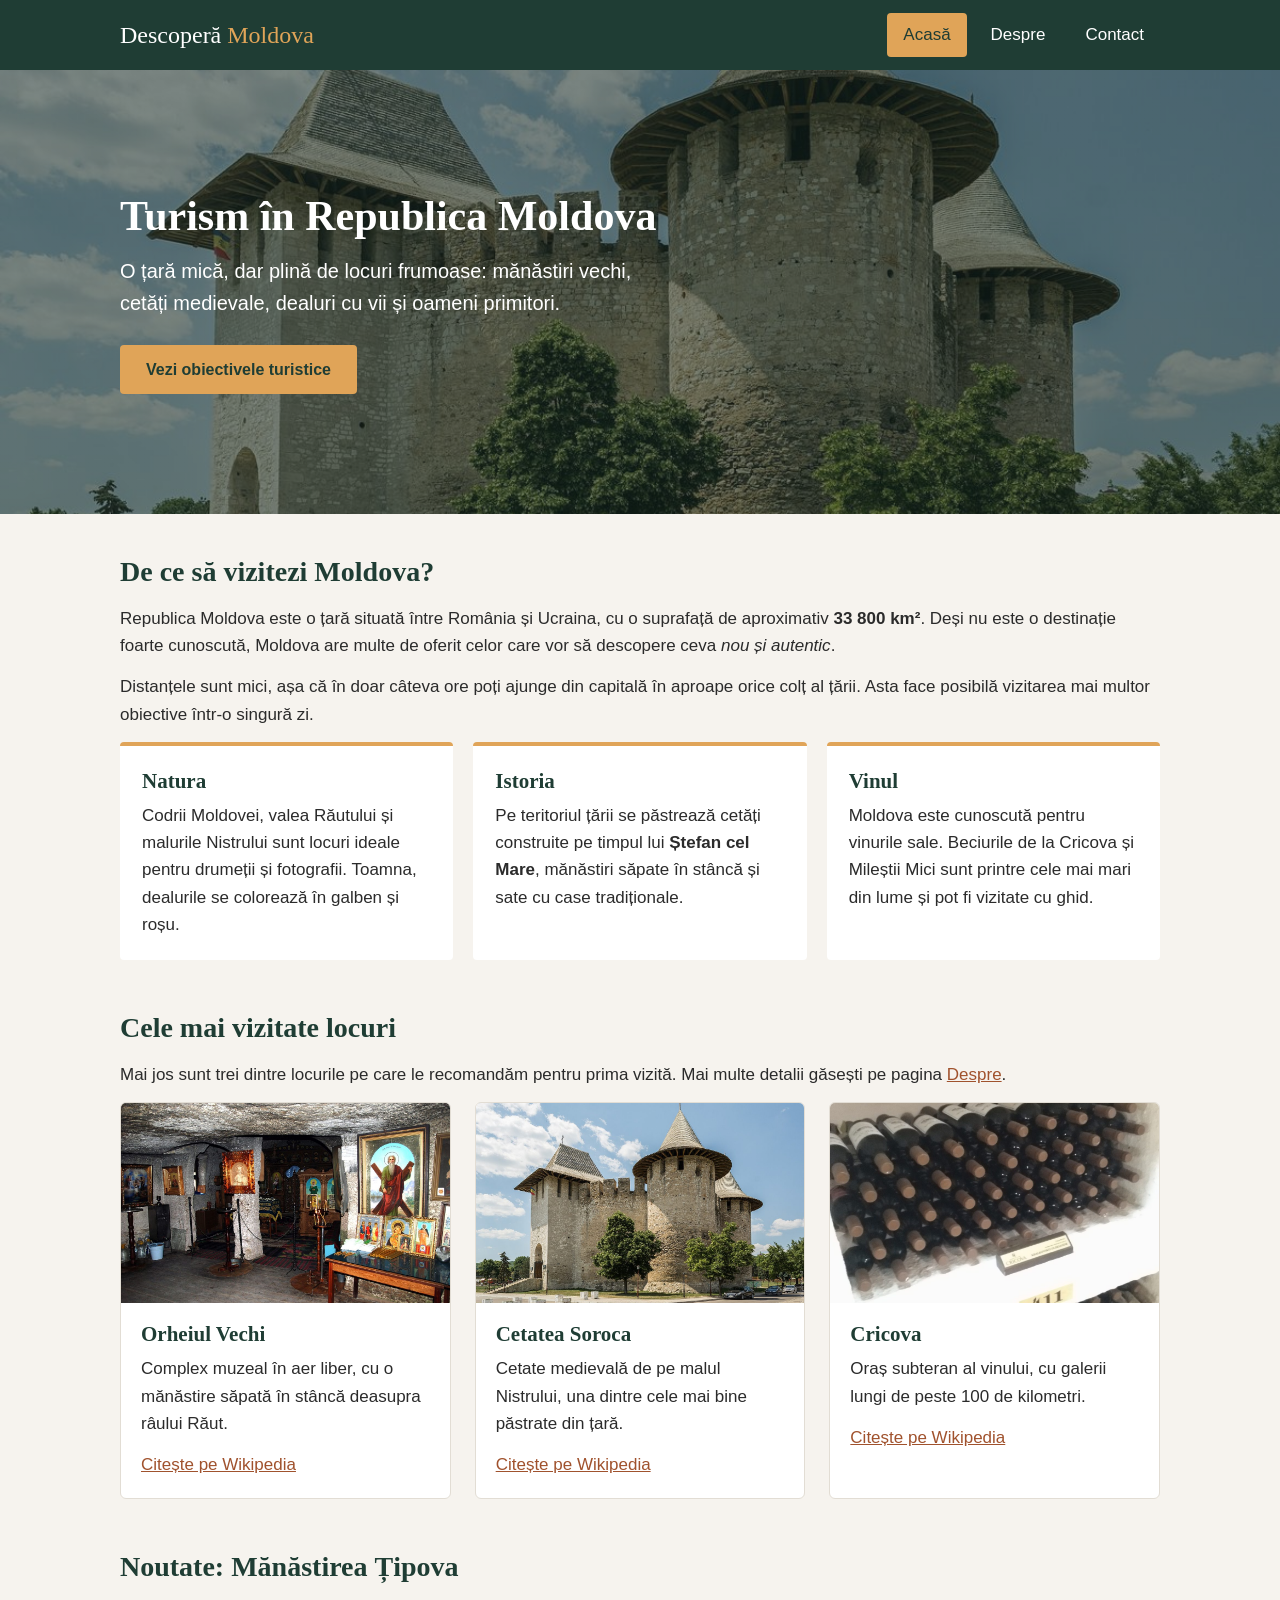
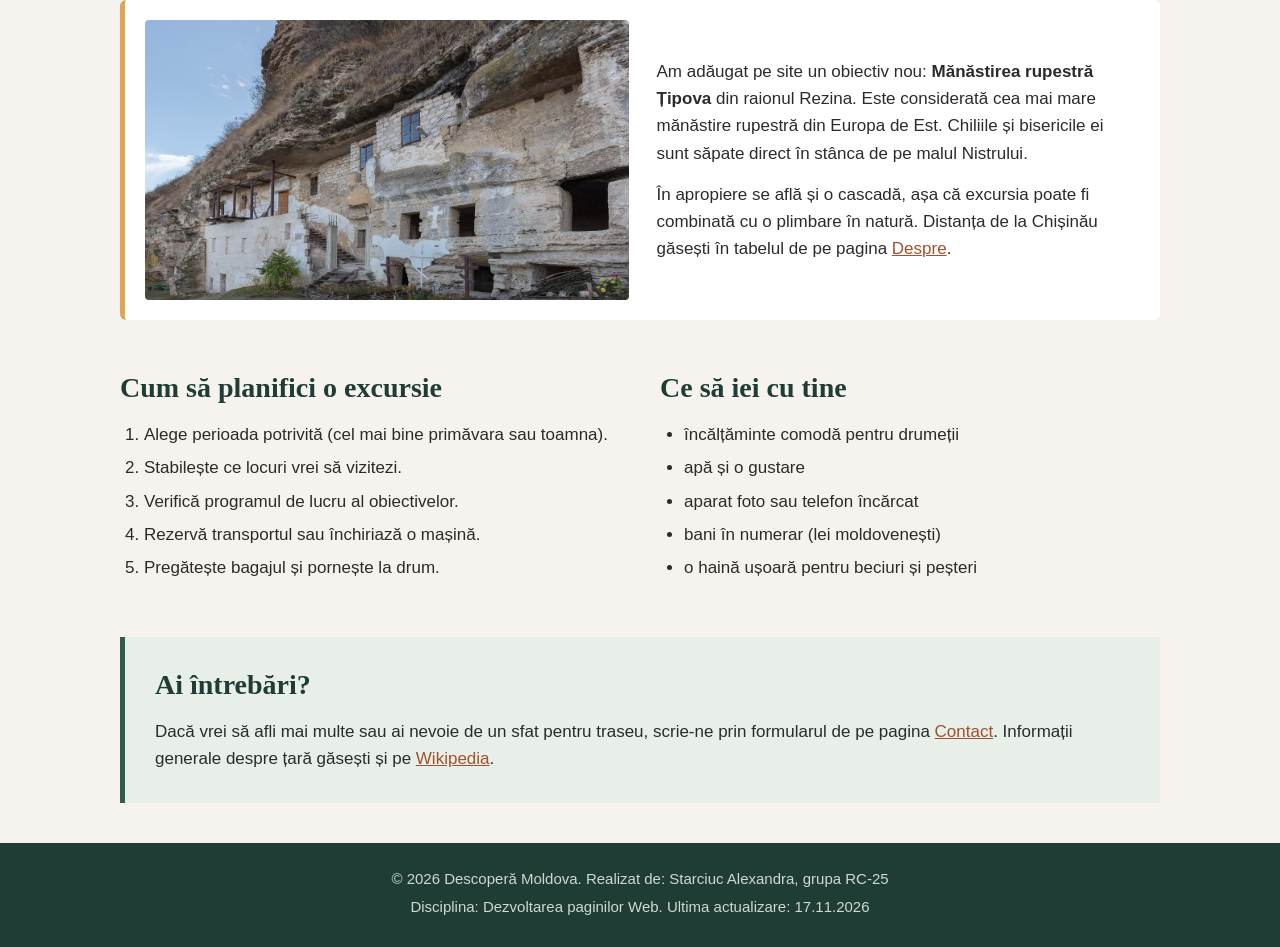
<file: index.html>
<!DOCTYPE html>
<html lang="ro">
<head>
    <meta charset="UTF-8">
    <meta name="viewport" content="width=device-width, initial-scale=1.0">
    <meta name="description" content="Mini-site despre turismul în Republica Moldova">
    <title>Descoperă Moldova - Acasă</title>
    <link rel="icon" type="image/png" href="img/favicon.png">
    <link rel="stylesheet" href="css/style.css">
</head>
<body>

    <header class="site-header">
        <div class="container header-inner">
            <a href="index.html" class="logo">Descoperă <span>Moldova</span></a>

            <!-- Meniu de navigare (același pe toate paginile) -->
            <nav>
                <ul class="menu">
                    <li><a href="index.html" class="active">Acasă</a></li>
                    <li><a href="despre.html">Despre</a></li>
                    <li><a href="contact.html">Contact</a></li>
                </ul>
            </nav>
        </div>
    </header>

    <main>
        <section class="hero">
            <div class="container">
                <h1>Turism în Republica Moldova</h1>
                <p>O țară mică, dar plină de locuri frumoase: mănăstiri vechi, cetăți medievale, dealuri cu vii și oameni primitori.</p>
                <a href="despre.html" class="btn">Vezi obiectivele turistice</a>
            </div>
        </section>

        <div class="container">

            <section class="section" id="de-ce">
                <h2>De ce să vizitezi Moldova?</h2>
                <p>Republica Moldova este o țară situată între România și Ucraina, cu o suprafață de aproximativ <strong>33 800 km²</strong>. Deși nu este o destinație foarte cunoscută, Moldova are multe de oferit celor care vor să descopere ceva <em>nou și autentic</em>.</p>
                <p>Distanțele sunt mici, așa că în doar câteva ore poți ajunge din capitală în aproape orice colț al țării. Asta face posibilă vizitarea mai multor obiective într-o singură zi.</p>

                <div class="info-boxes">
                    <article class="info-box">
                        <h3>Natura</h3>
                        <p>Codrii Moldovei, valea Răutului și malurile Nistrului sunt locuri ideale pentru drumeții și fotografii. Toamna, dealurile se colorează în galben și roșu.</p>
                    </article>
                    <article class="info-box">
                        <h3>Istoria</h3>
                        <p>Pe teritoriul țării se păstrează cetăți construite pe timpul lui <strong>Ștefan cel Mare</strong>, mănăstiri săpate în stâncă și sate cu case tradiționale.</p>
                    </article>
                    <article class="info-box">
                        <h3>Vinul</h3>
                        <p>Moldova este cunoscută pentru vinurile sale. Beciurile de la Cricova și Mileștii Mici sunt printre cele mai mari din lume și pot fi vizitate cu ghid.</p>
                    </article>
                </div>
            </section>

            <section class="section" id="obiective">
                <h2>Cele mai vizitate locuri</h2>
                <p>Mai jos sunt trei dintre locurile pe care le recomandăm pentru prima vizită. Mai multe detalii găsești pe pagina <a href="despre.html">Despre</a>.</p>

                <div class="cards">
                    <figure class="card">
                        <img src="img/orheiul-vechi.jpg" alt="Interiorul mănăstirii rupestre de la Orheiul Vechi, cu icoane pe pereții de piatră">
                        <figcaption>
                            <h3>Orheiul Vechi</h3>
                            <p>Complex muzeal în aer liber, cu o mănăstire săpată în stâncă deasupra râului Răut.</p>
                            <a href="https://ro.wikipedia.org/wiki/Orheiul_Vechi" target="_blank" rel="noopener">Citește pe Wikipedia</a>
                        </figcaption>
                    </figure>

                    <figure class="card">
                        <img src="img/cetatea-soroca.jpg" alt="Cetatea Soroca, fortăreață rotundă din piatră cu turnuri și acoperișuri ascuțite">
                        <figcaption>
                            <h3>Cetatea Soroca</h3>
                            <p>Cetate medievală de pe malul Nistrului, una dintre cele mai bine păstrate din țară.</p>
                            <a href="https://ro.wikipedia.org/wiki/Cetatea_Soroca" target="_blank" rel="noopener">Citește pe Wikipedia</a>
                        </figcaption>
                    </figure>

                    <figure class="card">
                        <img src="img/cricova.jpg" alt="Sticle de vin vechi așezate pe rafturi în beciurile de la Cricova">
                        <figcaption>
                            <h3>Cricova</h3>
                            <p>Oraș subteran al vinului, cu galerii lungi de peste 100 de kilometri.</p>
                            <a href="https://ro.wikipedia.org/wiki/Cricova_(vin%C4%83rie)" target="_blank" rel="noopener">Citește pe Wikipedia</a>
                        </figcaption>
                    </figure>
                </div>
            </section>

            <section class="section" id="noutati">
                <h2>Noutate: Mănăstirea Țipova</h2>
                <div class="noutate">
                    <img src="img/manastirea-tipova.jpg" alt="Chiliile mănăstirii rupestre Țipova, săpate în stânca de calcar de pe malul Nistrului">
                    <div>
                        <p>Am adăugat pe site un obiectiv nou: <strong>Mănăstirea rupestră Țipova</strong> din raionul Rezina. Este considerată cea mai mare mănăstire rupestră din Europa de Est. Chiliile și bisericile ei sunt săpate direct în stânca de pe malul Nistrului.</p>
                        <p>În apropiere se află și o cascadă, așa că excursia poate fi combinată cu o plimbare în natură. Distanța de la Chișinău găsești în tabelul de pe pagina <a href="despre.html">Despre</a>.</p>
                    </div>
                </div>
            </section>

            <div class="two-columns">
                <section class="section">
                    <h2>Cum să planifici o excursie</h2>
                    <ol>
                        <li>Alege perioada potrivită (cel mai bine primăvara sau toamna).</li>
                        <li>Stabilește ce locuri vrei să vizitezi.</li>
                        <li>Verifică programul de lucru al obiectivelor.</li>
                        <li>Rezervă transportul sau închiriază o mașină.</li>
                        <li>Pregătește bagajul și pornește la drum.</li>
                    </ol>
                </section>

                <section class="section">
                    <h2>Ce să iei cu tine</h2>
                    <ul>
                        <li>încălțăminte comodă pentru drumeții</li>
                        <li>apă și o gustare</li>
                        <li>aparat foto sau telefon încărcat</li>
                        <li>bani în numerar (lei moldovenești)</li>
                        <li>o haină ușoară pentru beciuri și peșteri</li>
                    </ul>
                </section>
            </div>

            <section class="section note">
                <h2>Ai întrebări?</h2>
                <p>Dacă vrei să afli mai multe sau ai nevoie de un sfat pentru traseu, scrie-ne prin formularul de pe pagina <a href="contact.html">Contact</a>. Informații generale despre țară găsești și pe <a href="https://ro.wikipedia.org/wiki/Republica_Moldova" target="_blank" rel="noopener">Wikipedia</a>.</p>
            </section>

        </div>
    </main>

    <footer class="site-footer">
        <div class="container">
            <p>&copy; 2026 Descoperă Moldova. Realizat de: Starciuc Alexandra, grupa RC-25</p>
            <p>Disciplina: Dezvoltarea paginilor Web. Ultima actualizare: 17.11.2026</p>
        </div>
    </footer>

</body>
</html>
</file>
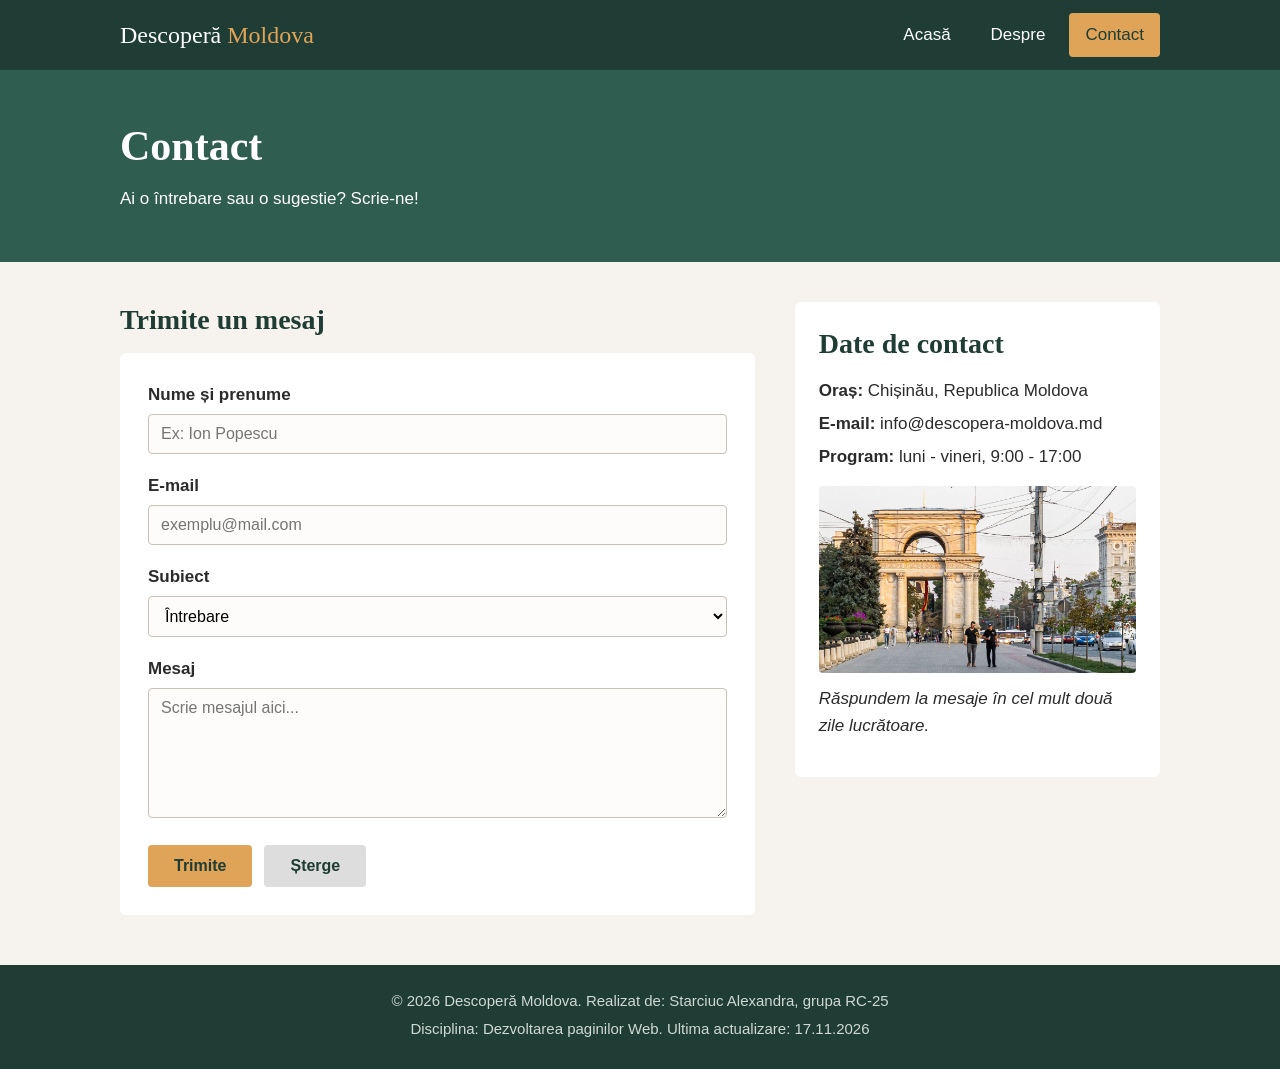
<file: contact.html>
<!DOCTYPE html>
<html lang="ro">
<head>
    <meta charset="UTF-8">
    <meta name="viewport" content="width=device-width, initial-scale=1.0">
    <meta name="description" content="Pagina de contact a site-ului Descoperă Moldova">
    <title>Descoperă Moldova - Contact</title>
    <link rel="icon" type="image/png" href="img/favicon.png">
    <link rel="stylesheet" href="css/style.css">
</head>
<body>

    <header class="site-header">
        <div class="container header-inner">
            <a href="index.html" class="logo">Descoperă <span>Moldova</span></a>

            <nav>
                <ul class="menu">
                    <li><a href="index.html">Acasă</a></li>
                    <li><a href="despre.html">Despre</a></li>
                    <li><a href="contact.html" class="active">Contact</a></li>
                </ul>
            </nav>
        </div>
    </header>

    <main>
        <section class="page-title">
            <div class="container">
                <h1>Contact</h1>
                <p>Ai o întrebare sau o sugestie? Scrie-ne!</p>
            </div>
        </section>

        <div class="container contact-layout">

            <section class="section">
                <h2>Trimite un mesaj</h2>

                <!-- Formularul nu trimite date la server, se verifică doar câmpurile -->
                <form action="#" method="get" class="contact-form">
                    <div class="form-group">
                        <label for="nume">Nume și prenume</label>
                        <input type="text" id="nume" name="nume" placeholder="Ex: Ion Popescu" minlength="3" autocomplete="name" required>
                    </div>

                    <div class="form-group">
                        <label for="email">E-mail</label>
                        <input type="email" id="email" name="email" placeholder="exemplu@mail.com" autocomplete="email" required>
                    </div>

                    <div class="form-group">
                        <label for="subiect">Subiect</label>
                        <select id="subiect" name="subiect">
                            <option value="intrebare">Întrebare</option>
                            <option value="traseu">Sfat pentru traseu</option>
                            <option value="sugestie">Sugestie</option>
                            <option value="altceva">Altceva</option>
                        </select>
                    </div>

                    <div class="form-group">
                        <label for="mesaj">Mesaj</label>
                        <textarea id="mesaj" name="mesaj" rows="6" placeholder="Scrie mesajul aici..." minlength="10" required></textarea>
                    </div>

                    <div class="form-buttons">
                        <button type="submit" class="btn">Trimite</button>
                        <button type="reset" class="btn btn-light">Șterge</button>
                    </div>
                </form>
            </section>

            <aside class="section contact-info">
                <h2>Date de contact</h2>
                <ul>
                    <li><strong>Oraș:</strong> Chișinău, Republica Moldova</li>
                    <li><strong>E-mail:</strong> info@descopera-moldova.md</li>
                    <li><strong>Program:</strong> luni - vineri, 9:00 - 17:00</li>
                </ul>
                <img src="img/arcul-de-triumf.jpg" alt="Arcul de Triumf din Chișinău într-o zi însorită">
                <p><em>Răspundem la mesaje în cel mult două zile lucrătoare.</em></p>
            </aside>

        </div>
    </main>

    <footer class="site-footer">
        <div class="container">
            <p>&copy; 2026 Descoperă Moldova. Realizat de: Starciuc Alexandra, grupa RC-25</p>
            <p>Disciplina: Dezvoltarea paginilor Web. Ultima actualizare: 17.11.2026</p>
        </div>
    </footer>

</body>
</html>
</file>
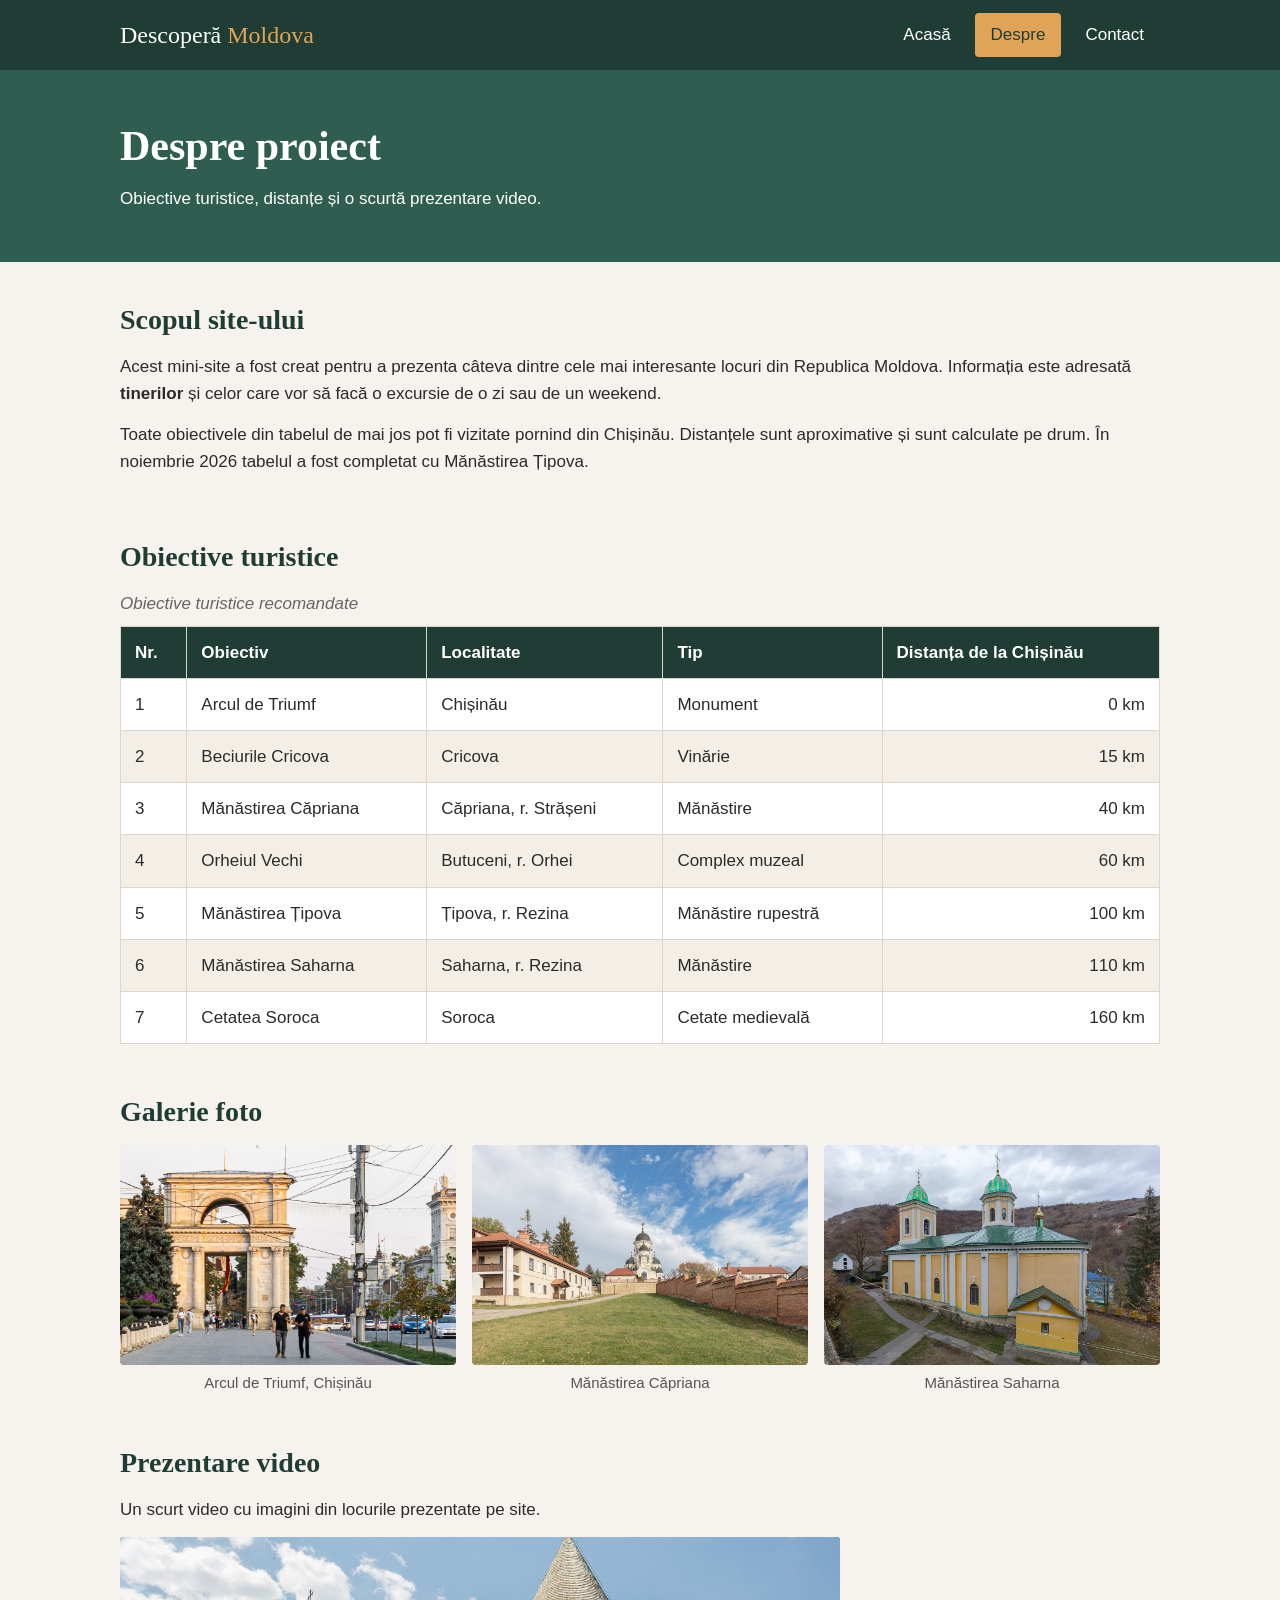
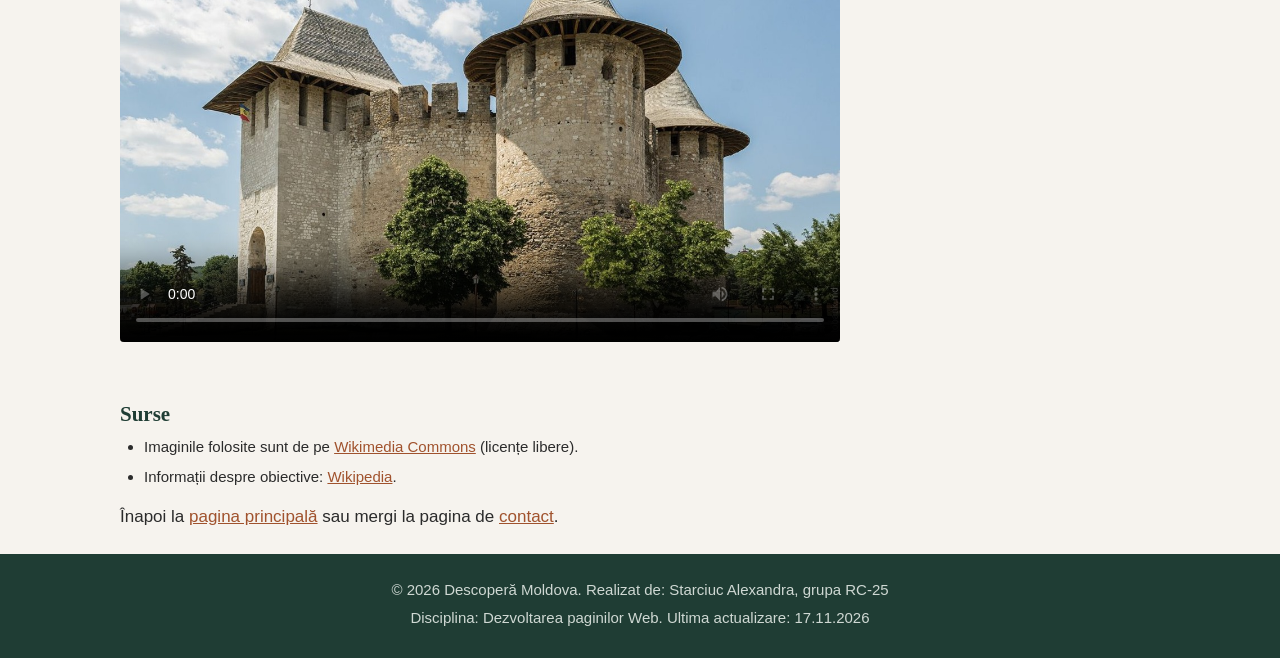
<file: despre.html>
<!DOCTYPE html>
<html lang="ro">
<head>
    <meta charset="UTF-8">
    <meta name="viewport" content="width=device-width, initial-scale=1.0">
    <meta name="description" content="Obiective turistice din Republica Moldova">
    <title>Descoperă Moldova - Despre</title>
    <link rel="icon" type="image/png" href="img/favicon.png">
    <link rel="stylesheet" href="css/style.css">
</head>
<body>

    <header class="site-header">
        <div class="container header-inner">
            <a href="index.html" class="logo">Descoperă <span>Moldova</span></a>

            <nav>
                <ul class="menu">
                    <li><a href="index.html">Acasă</a></li>
                    <li><a href="despre.html" class="active">Despre</a></li>
                    <li><a href="contact.html">Contact</a></li>
                </ul>
            </nav>
        </div>
    </header>

    <main>
        <section class="page-title">
            <div class="container">
                <h1>Despre proiect</h1>
                <p>Obiective turistice, distanțe și o scurtă prezentare video.</p>
            </div>
        </section>

        <div class="container">

            <section class="section">
                <h2>Scopul site-ului</h2>
                <p>Acest mini-site a fost creat pentru a prezenta câteva dintre cele mai interesante locuri din Republica Moldova. Informația este adresată <strong>tinerilor</strong> și celor care vor să facă o excursie de o zi sau de un weekend.</p>
                <p>Toate obiectivele din tabelul de mai jos pot fi vizitate pornind din Chișinău. Distanțele sunt aproximative și sunt calculate pe drum. În noiembrie 2026 tabelul a fost completat cu Mănăstirea Țipova.</p>
            </section>

            <section class="section">
                <h2>Obiective turistice</h2>

                <div class="table-wrap">
                    <table>
                        <caption>Obiective turistice recomandate</caption>
                        <thead>
                            <tr>
                                <th>Nr.</th>
                                <th>Obiectiv</th>
                                <th>Localitate</th>
                                <th>Tip</th>
                                <th>Distanța de la Chișinău</th>
                            </tr>
                        </thead>
                        <tbody>
                            <tr>
                                <td>1</td>
                                <td>Arcul de Triumf</td>
                                <td>Chișinău</td>
                                <td>Monument</td>
                                <td>0 km</td>
                            </tr>
                            <tr>
                                <td>2</td>
                                <td>Beciurile Cricova</td>
                                <td>Cricova</td>
                                <td>Vinărie</td>
                                <td>15 km</td>
                            </tr>
                            <tr>
                                <td>3</td>
                                <td>Mănăstirea Căpriana</td>
                                <td>Căpriana, r. Strășeni</td>
                                <td>Mănăstire</td>
                                <td>40 km</td>
                            </tr>
                            <tr>
                                <td>4</td>
                                <td>Orheiul Vechi</td>
                                <td>Butuceni, r. Orhei</td>
                                <td>Complex muzeal</td>
                                <td>60 km</td>
                            </tr>
                            <tr>
                                <td>5</td>
                                <td>Mănăstirea Țipova</td>
                                <td>Țipova, r. Rezina</td>
                                <td>Mănăstire rupestră</td>
                                <td>100 km</td>
                            </tr>
                            <tr>
                                <td>6</td>
                                <td>Mănăstirea Saharna</td>
                                <td>Saharna, r. Rezina</td>
                                <td>Mănăstire</td>
                                <td>110 km</td>
                            </tr>
                            <tr>
                                <td>7</td>
                                <td>Cetatea Soroca</td>
                                <td>Soroca</td>
                                <td>Cetate medievală</td>
                                <td>160 km</td>
                            </tr>
                        </tbody>
                    </table>
                </div>
            </section>

            <section class="section">
                <h2>Galerie foto</h2>
                <div class="gallery">
                    <figure>
                        <img src="img/arcul-de-triumf.jpg" alt="Arcul de Triumf din centrul Chișinăului, văzut din Piața Marii Adunări Naționale">
                        <figcaption>Arcul de Triumf, Chișinău</figcaption>
                    </figure>
                    <figure>
                        <img src="img/manastirea-capriana.jpg" alt="Curtea mănăstirii Căpriana cu biserica albă în fundal">
                        <figcaption>Mănăstirea Căpriana</figcaption>
                    </figure>
                    <figure>
                        <img src="img/manastirea-saharna.jpg" alt="Biserica galbenă cu cupole verzi a mănăstirii Saharna, între dealuri">
                        <figcaption>Mănăstirea Saharna</figcaption>
                    </figure>
                </div>
            </section>

            <section class="section">
                <h2>Prezentare video</h2>
                <p>Un scurt video cu imagini din locurile prezentate pe site.</p>
                <video controls width="720" poster="img/poster-video.jpg">
                    <source src="video/moldova.mp4" type="video/mp4">
                    Browserul tău nu poate reda acest video.
                </video>
            </section>

            <section class="section">
                <h3>Surse</h3>
                <ul class="sources">
                    <li>Imaginile folosite sunt de pe <a href="https://commons.wikimedia.org/wiki/Category:Tourism_in_Moldova" target="_blank" rel="noopener">Wikimedia Commons</a> (licențe libere).</li>
                    <li>Informații despre obiective: <a href="https://ro.wikipedia.org/wiki/Republica_Moldova" target="_blank" rel="noopener">Wikipedia</a>.</li>
                </ul>
                <p>Înapoi la <a href="index.html">pagina principală</a> sau mergi la pagina de <a href="contact.html">contact</a>.</p>
            </section>

        </div>
    </main>

    <footer class="site-footer">
        <div class="container">
            <p>&copy; 2026 Descoperă Moldova. Realizat de: Starciuc Alexandra, grupa RC-25</p>
            <p>Disciplina: Dezvoltarea paginilor Web. Ultima actualizare: 17.11.2026</p>
        </div>
    </footer>

</body>
</html>
</file>
<file: css/style.css>
/* ===== Stiluri generale ===== */

* {
    margin: 0;
    padding: 0;
    box-sizing: border-box;
}

body {
    font-family: "Segoe UI", Arial, sans-serif;
    font-size: 17px;
    line-height: 1.6;
    color: #2b2b2b;
    background-color: #f6f3ee;
}

h1, h2, h3 {
    font-family: Georgia, "Times New Roman", serif;
    line-height: 1.25;
    color: #1f3d34;
}

h1 {
    font-size: 42px;
    margin-bottom: 12px;
}

h2 {
    font-size: 28px;
    margin-bottom: 16px;
}

h3 {
    font-size: 21px;
    margin-bottom: 8px;
}

p {
    margin-bottom: 14px;
}

a {
    color: #a0522d;
}

a:hover {
    color: #1f3d34;
}

img {
    max-width: 100%;
    display: block;
}

ul, ol {
    padding-left: 24px;
}

li {
    margin-bottom: 6px;
}

/* containerul limitează lățimea conținutului */
.container {
    max-width: 1080px;
    margin: 0 auto;
    padding: 0 20px;
}


/* ===== Header și meniu ===== */

.site-header {
    background-color: #1f3d34;
    position: sticky;
    top: 0;
    z-index: 10;
}

.header-inner {
    display: flex;
    justify-content: space-between;
    align-items: center;
    height: 70px;
}

.logo {
    font-family: Georgia, serif;
    font-size: 24px;
    color: #ffffff;
    text-decoration: none;
}

.logo span {
    color: #e0a458;
}

.menu {
    display: flex;
    list-style: none;
    gap: 8px;
    padding-left: 0;
}

.menu li {
    margin-bottom: 0;
}

.menu a {
    display: block;
    padding: 8px 16px;
    color: #ffffff;
    text-decoration: none;
    border-radius: 4px;
}

.menu a:hover {
    background-color: #2f5d50;
    color: #ffffff;
}

.menu a.active {
    background-color: #e0a458;
    color: #1f3d34;
}


/* ===== Butoane ===== */

.btn {
    display: inline-block;
    padding: 12px 26px;
    background-color: #e0a458;
    color: #1f3d34;
    font-size: 16px;
    font-weight: bold;
    text-decoration: none;
    border: none;
    border-radius: 4px;
    cursor: pointer;
}

.btn:hover {
    background-color: #c8873a;
    color: #ffffff;
}

.btn-light {
    background-color: #dddddd;
}

.btn-light:hover {
    background-color: #bbbbbb;
    color: #2b2b2b;
}


/* ===== Pagina principală ===== */

.hero {
    background-image: linear-gradient(rgba(20, 40, 34, 0.55), rgba(20, 40, 34, 0.55)), url("../img/cetatea-soroca.jpg");
    background-size: cover;
    background-position: center;
    color: #ffffff;
    padding: 120px 0;
}

.hero h1 {
    color: #ffffff;
    max-width: 650px;
}

.hero p {
    font-size: 20px;
    max-width: 560px;
    margin-bottom: 26px;
}

.section {
    padding: 40px 0 10px;
}

.info-boxes {
    display: grid;
    grid-template-columns: repeat(3, 1fr);
    gap: 20px;
    margin-top: 10px;
}

.info-box {
    background-color: #ffffff;
    padding: 22px;
    border-top: 4px solid #e0a458;
    border-radius: 4px;
}

.info-box p {
    margin-bottom: 0;
}

/* carduri cu imagini */
.cards {
    display: grid;
    grid-template-columns: repeat(auto-fit, minmax(280px, 1fr));
    gap: 24px;
    margin-top: 10px;
}

.card {
    background-color: #ffffff;
    border: 1px solid #e2ddd4;
    border-radius: 6px;
    overflow: hidden;
}

.card img {
    width: 100%;
    height: 200px;
    object-fit: cover;
}

.card figcaption {
    padding: 18px 20px 20px;
}

.card:hover {
    box-shadow: 0 6px 18px rgba(0, 0, 0, 0.12);
}

.two-columns {
    display: flex;
    gap: 40px;
}

.two-columns .section {
    flex: 1;
}

/* sectiunea Noutate (adaugata in versiunea 1.1) */
.noutate {
    display: grid;
    grid-template-columns: 1fr 1fr;
    gap: 28px;
    align-items: center;
    background-color: #ffffff;
    padding: 20px;
    border-radius: 6px;
    border-left: 5px solid #e0a458;
}

.noutate img {
    width: 100%;
    height: 280px;
    object-fit: cover;
    border-radius: 4px;
}

.noutate p:last-child {
    margin-bottom: 0;
}

.note {
    background-color: #e8efe9;
    padding: 30px;
    margin: 40px 0;
    border-left: 5px solid #2f5d50;
}

.note p {
    margin-bottom: 0;
}


/* ===== Pagina Despre ===== */

.page-title {
    background-color: #2f5d50;
    color: #ffffff;
    padding: 50px 0;
}

.page-title h1 {
    color: #ffffff;
}

.page-title p {
    margin-bottom: 0;
}

.table-wrap {
    overflow-x: auto;
}

table {
    width: 100%;
    border-collapse: collapse;
    background-color: #ffffff;
}

caption {
    text-align: left;
    font-style: italic;
    padding-bottom: 8px;
    color: #666666;
}

th, td {
    padding: 12px 14px;
    border: 1px solid #ddd6ca;
    text-align: left;
}

th {
    background-color: #1f3d34;
    color: #ffffff;
}

tbody tr:nth-child(even) {
    background-color: #f3efe7;
}

tbody tr:hover {
    background-color: #f7e6cf;
}

td:last-child {
    text-align: right;
    white-space: nowrap;
}

.gallery {
    display: grid;
    grid-template-columns: repeat(3, 1fr);
    gap: 16px;
}

.gallery img {
    width: 100%;
    height: 220px;
    object-fit: cover;
    border-radius: 4px;
}

.gallery figcaption {
    text-align: center;
    font-size: 15px;
    padding-top: 6px;
    color: #555555;
}

video {
    max-width: 100%;
    height: auto;
    border-radius: 4px;
    background-color: #000000;
}

.sources {
    font-size: 15px;
    margin-bottom: 14px;
}


/* ===== Pagina Contact ===== */

.contact-layout {
    display: flex;
    gap: 40px;
    align-items: flex-start;
    padding-bottom: 40px;
}

.contact-layout > section {
    flex: 2;
}

.contact-info {
    flex: 1;
    background-color: #ffffff;
    padding: 24px;
    margin-top: 40px;
    border-radius: 6px;
}

.contact-info ul {
    list-style: none;
    padding-left: 0;
    margin-bottom: 16px;
}

.contact-info img {
    border-radius: 4px;
    margin-bottom: 12px;
}

.contact-form {
    background-color: #ffffff;
    padding: 28px;
    border-radius: 6px;
}

.form-group {
    margin-bottom: 18px;
}

label {
    display: block;
    font-weight: bold;
    margin-bottom: 6px;
}

input, select, textarea {
    width: 100%;
    padding: 10px 12px;
    font-family: inherit;
    font-size: 16px;
    border: 1px solid #c9c2b6;
    border-radius: 4px;
    background-color: #fdfcfa;
}

textarea {
    resize: vertical;
}

input:focus, select:focus, textarea:focus {
    outline: none;
    border-color: #2f5d50;
    background-color: #ffffff;
}

/* câmpul devine roșu doar după ce utilizatorul a scris ceva greșit */
input:not(:placeholder-shown):invalid,
textarea:not(:placeholder-shown):invalid {
    border-color: #c0392b;
}

.form-buttons {
    display: flex;
    gap: 12px;
}


/* ===== Footer ===== */

.site-footer {
    background-color: #1f3d34;
    color: #cfd8d3;
    text-align: center;
    padding: 24px 0;
    font-size: 15px;
}

.site-footer p {
    margin-bottom: 4px;
}


/* ===== Adaptare pentru ecrane mici ===== */

@media (max-width: 768px) {
    h1 {
        font-size: 32px;
    }

    .header-inner {
        flex-direction: column;
        height: auto;
        padding: 12px 20px;
        gap: 8px;
    }

    .hero {
        padding: 70px 0;
    }

    .info-boxes,
    .gallery,
    .noutate {
        grid-template-columns: 1fr;
    }

    .two-columns,
    .contact-layout {
        flex-direction: column;
        gap: 0;
    }

    .contact-info {
        width: 100%;
    }
}
</file>
